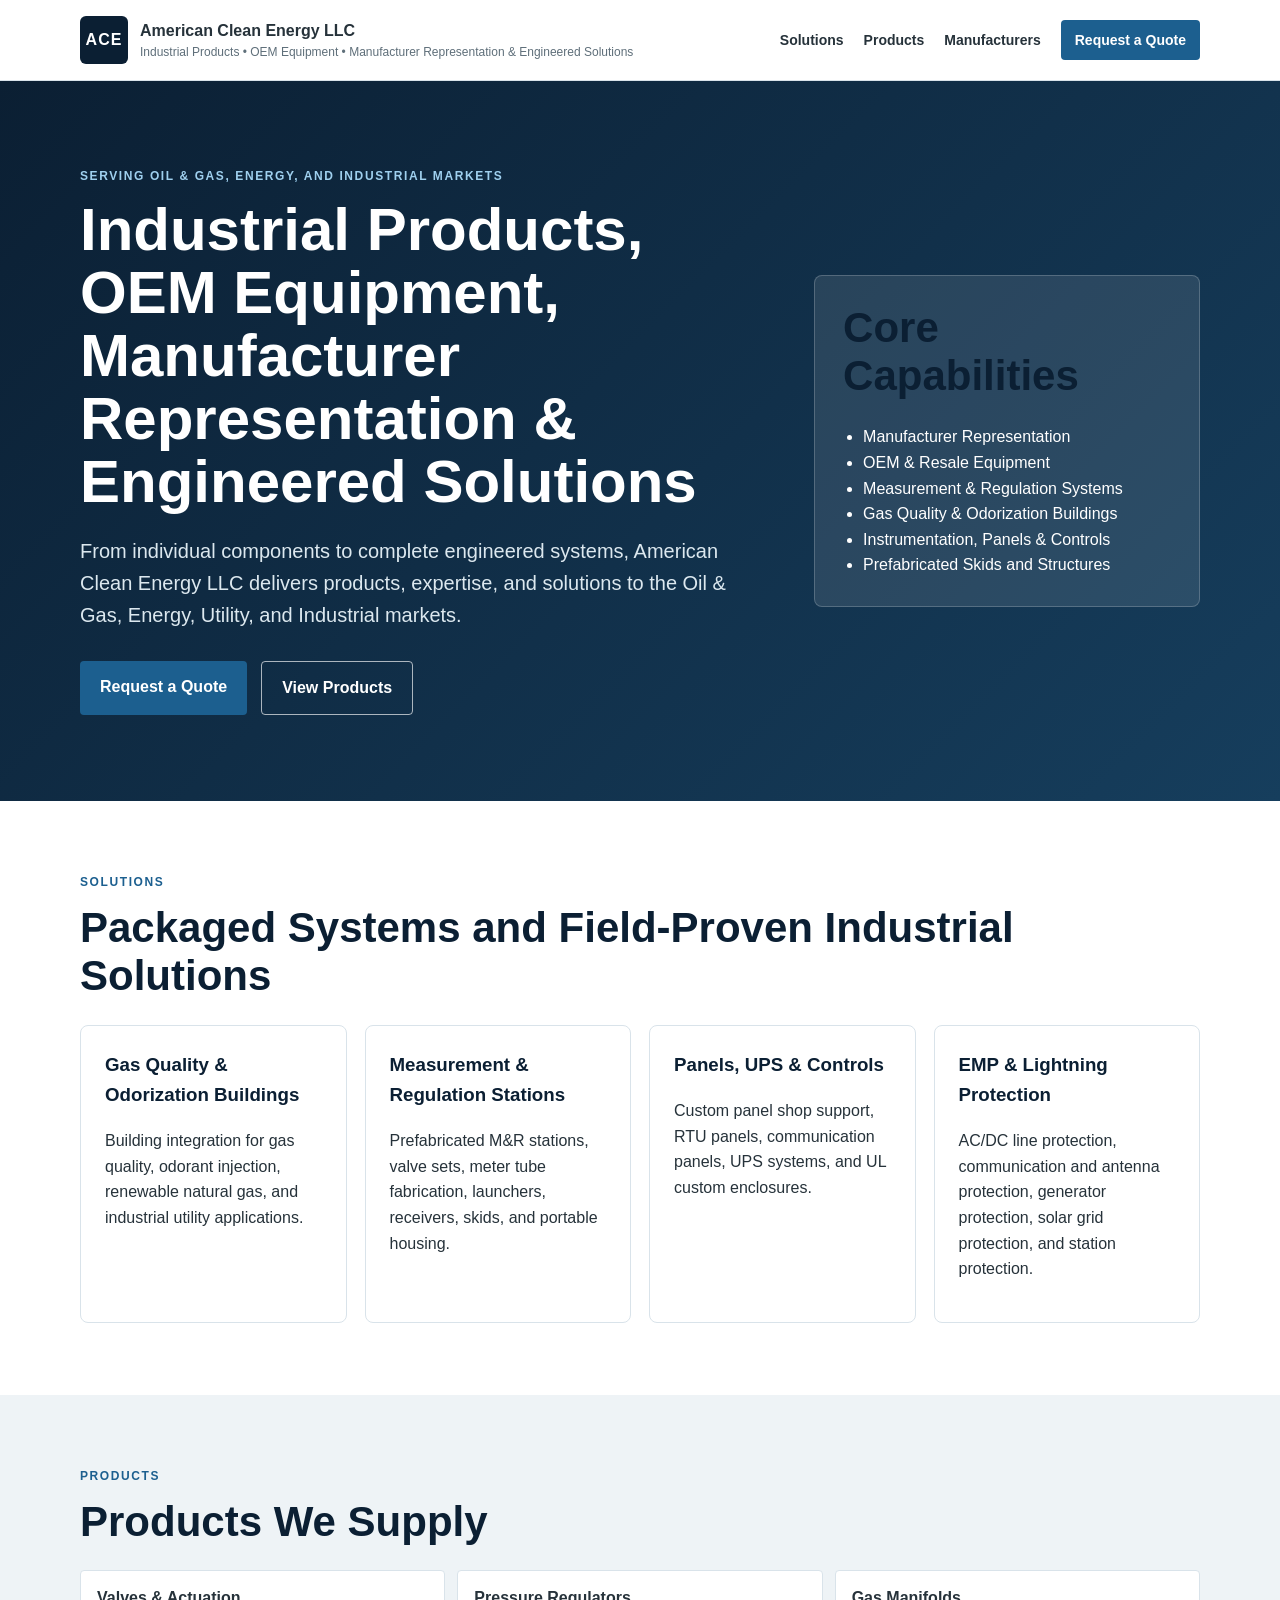
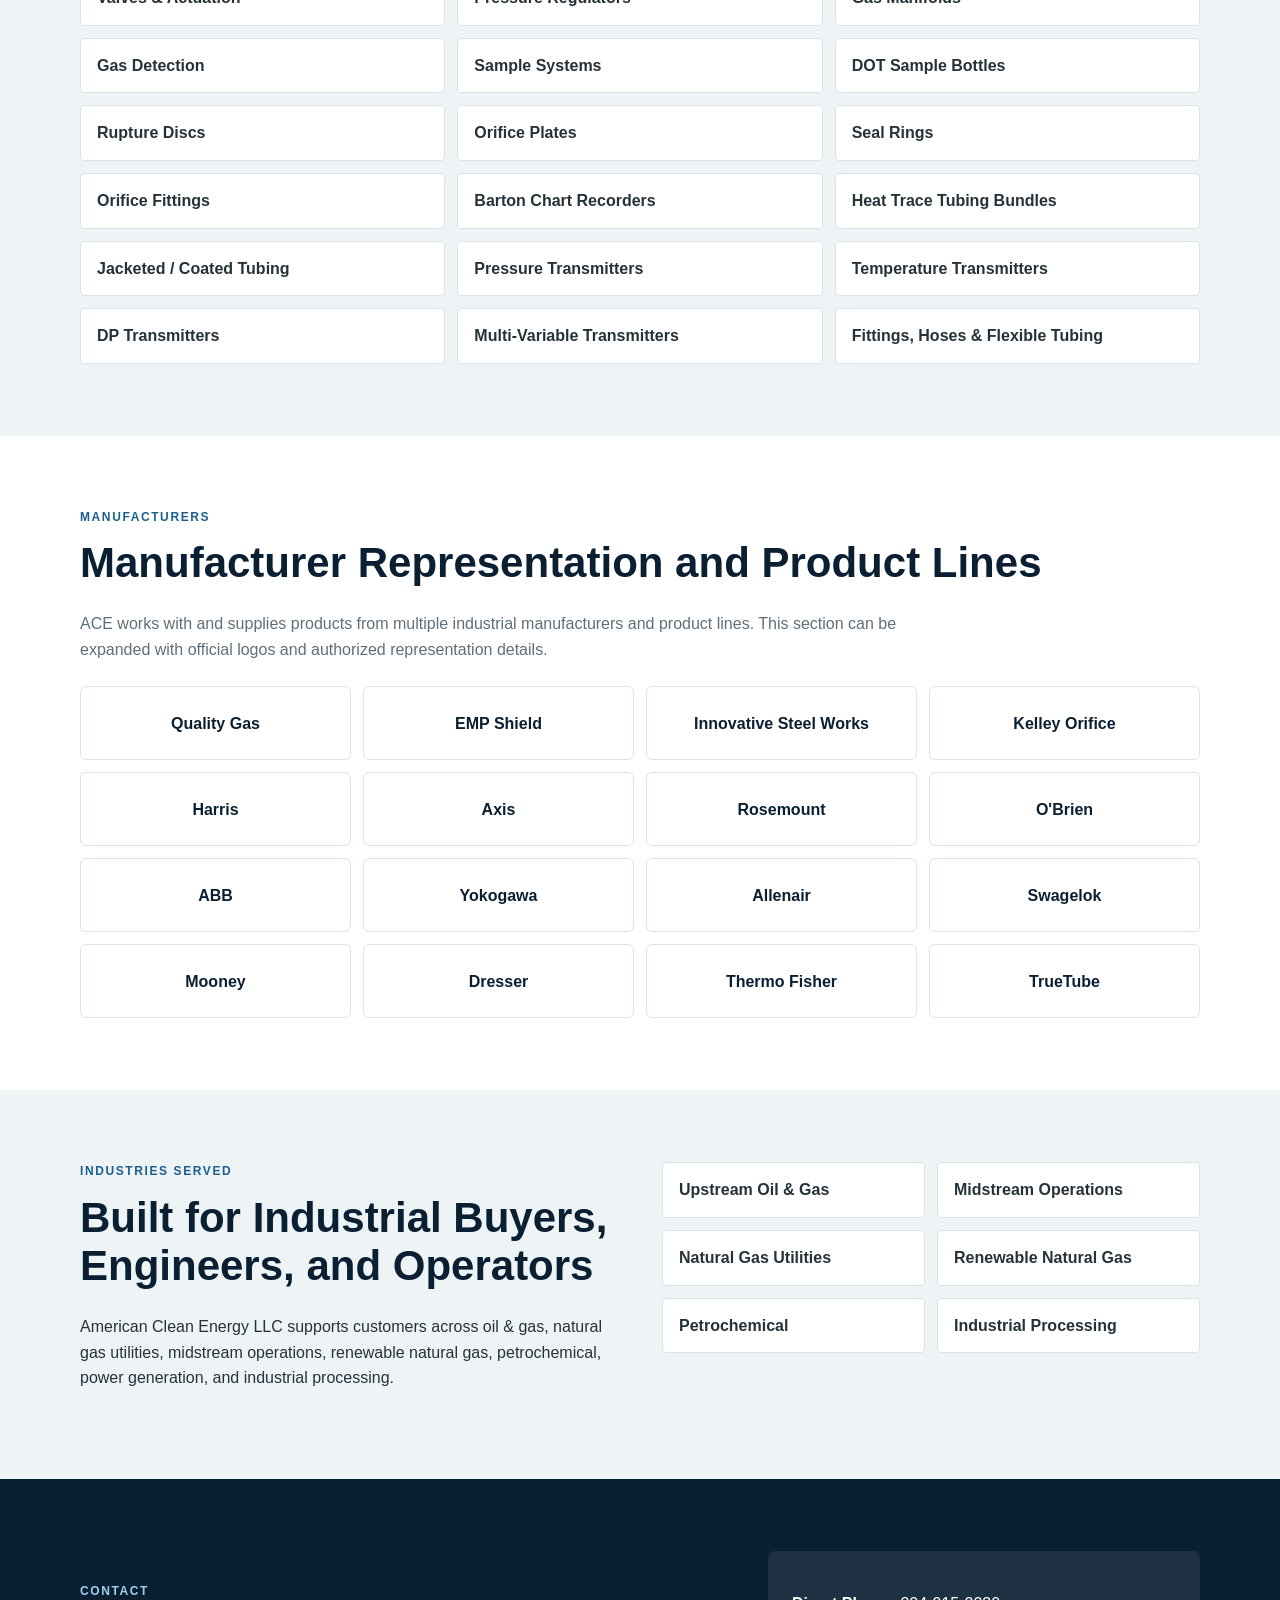
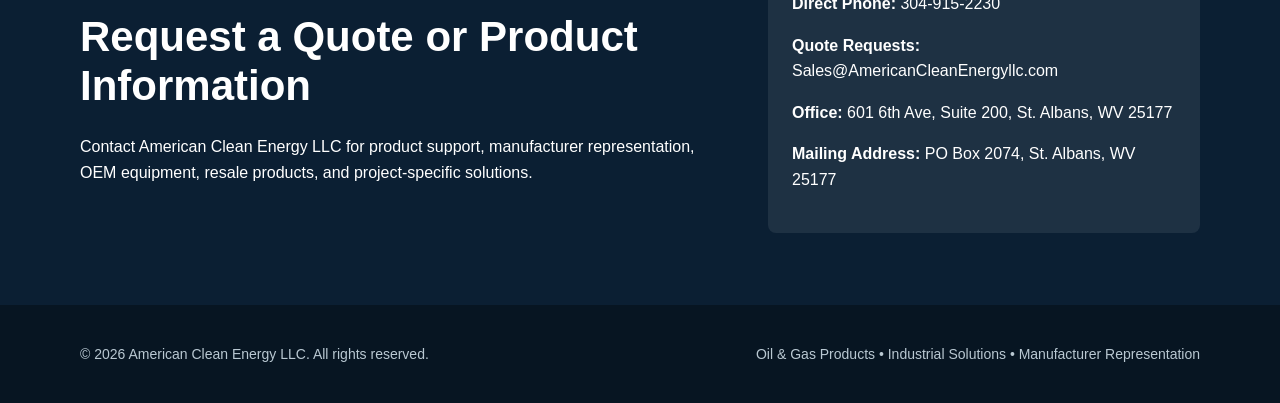
<file: ace_site/index.html>
<!DOCTYPE html>
<html lang="en">
<head>
  <meta charset="UTF-8" />
  <meta name="viewport" content="width=device-width, initial-scale=1.0" />
  <title>American Clean Energy LLC | Oil & Gas Products and Services</title>
  <meta name="description" content="American Clean Energy LLC provides OEM equipment, manufacturer representation, resale products, and technical solutions for the oil and gas, energy, and industrial markets." />
  <link rel="stylesheet" href="styles.css" />
</head>
<body>
  <header class="site-header">
    <div class="container nav-wrap">
      <div class="brand">
        <span class="brand-mark">ACE</span>
        <div>
          <strong>American Clean Energy LLC</strong>
         <small>Industrial Products • OEM Equipment • Manufacturer Representation & Engineered Solutions</small>
        </div>
      </div>
      <nav>
        <a href="#solutions">Solutions</a>
        <a href="#products">Products</a>
        <a href="#manufacturers">Manufacturers</a>
        <a href="#contact" class="btn small">Request a Quote</a>
      </nav>
    </div>
  </header>

  <main>
    <section class="hero">
      <div class="container hero-grid">
        <div>
          <p class="eyebrow">Serving Oil & Gas, Energy, and Industrial Markets</p>
          <h1>Industrial Products, OEM Equipment, Manufacturer Representation & Engineered Solutions</h1>
          <p class="lead">From individual components to complete engineered systems, American Clean Energy LLC delivers products, expertise, and solutions to the Oil & Gas, Energy, Utility, and Industrial markets.</p>
          <div class="hero-actions">
            <a href="#contact" class="btn">Request a Quote</a>
            <a href="#products" class="btn secondary">View Products</a>
          </div>
        </div>
        <div class="hero-card">
          <h2>Core Capabilities</h2>
          <ul>
            <li>Manufacturer Representation</li>
            <li>OEM & Resale Equipment</li>
            <li>Measurement & Regulation Systems</li>
            <li>Gas Quality & Odorization Buildings</li>
            <li>Instrumentation, Panels & Controls</li>
            <li>Prefabricated Skids and Structures</li>
          </ul>
        </div>
      </div>
    </section>

    <section id="solutions" class="section">
      <div class="container">
        <p class="eyebrow">Solutions</p>
        <h2>Packaged Systems and Field-Proven Industrial Solutions</h2>
        <div class="cards">
          <article><h3>Gas Quality & Odorization Buildings</h3><p>Building integration for gas quality, odorant injection, renewable natural gas, and industrial utility applications.</p></article>
          <article><h3>Measurement & Regulation Stations</h3><p>Prefabricated M&R stations, valve sets, meter tube fabrication, launchers, receivers, skids, and portable housing.</p></article>
          <article><h3>Panels, UPS & Controls</h3><p>Custom panel shop support, RTU panels, communication panels, UPS systems, and UL custom enclosures.</p></article>
          <article><h3>EMP & Lightning Protection</h3><p>AC/DC line protection, communication and antenna protection, generator protection, solar grid protection, and station protection.</p></article>
        </div>
      </div>
    </section>

    <section id="products" class="section alt">
      <div class="container">
        <p class="eyebrow">Products</p>
        <h2>Products We Supply</h2>
        <div class="product-grid">
          <span>Valves & Actuation</span>
          <span>Pressure Regulators</span>
          <span>Gas Manifolds</span>
          <span>Gas Detection</span>
          <span>Sample Systems</span>
          <span>DOT Sample Bottles</span>
          <span>Rupture Discs</span>
          <span>Orifice Plates</span>
          <span>Seal Rings</span>
          <span>Orifice Fittings</span>
          <span>Barton Chart Recorders</span>
          <span>Heat Trace Tubing Bundles</span>
          <span>Jacketed / Coated Tubing</span>
          <span>Pressure Transmitters</span>
          <span>Temperature Transmitters</span>
          <span>DP Transmitters</span>
          <span>Multi-Variable Transmitters</span>
          <span>Fittings, Hoses & Flexible Tubing</span>
        </div>
      </div>
    </section>

    <section id="manufacturers" class="section">
      <div class="container">
        <p class="eyebrow">Manufacturers</p>
        <h2>Manufacturer Representation and Product Lines</h2>
        <p class="section-intro">ACE works with and supplies products from multiple industrial manufacturers and product lines. This section can be expanded with official logos and authorized representation details.</p>
        <div class="logo-grid">
          <div>Quality Gas</div><div>EMP Shield</div><div>Innovative Steel Works</div><div>Kelley Orifice</div>
          <div>Harris</div><div>Axis</div><div>Rosemount</div><div>O'Brien</div>
          <div>ABB</div><div>Yokogawa</div><div>Allenair</div><div>Swagelok</div>
          <div>Mooney</div><div>Dresser</div><div>Thermo Fisher</div><div>TrueTube</div>
        </div>
      </div>
    </section>

    <section class="section alt">
      <div class="container split">
        <div>
          <p class="eyebrow">Industries Served</p>
          <h2>Built for Industrial Buyers, Engineers, and Operators</h2>
          <p>American Clean Energy LLC supports customers across oil & gas, natural gas utilities, midstream operations, renewable natural gas, petrochemical, power generation, and industrial processing.</p>
        </div>
        <div class="industry-list">
          <span>Upstream Oil & Gas</span>
          <span>Midstream Operations</span>
          <span>Natural Gas Utilities</span>
          <span>Renewable Natural Gas</span>
          <span>Petrochemical</span>
          <span>Industrial Processing</span>
        </div>
      </div>
    </section>

    <section id="contact" class="section contact">
      <div class="container contact-box">
        <div>
          <p class="eyebrow">Contact</p>
          <h2>Request a Quote or Product Information</h2>
          <p>Contact American Clean Energy LLC for product support, manufacturer representation, OEM equipment, resale products, and project-specific solutions.</p>
        </div>
        <div class="contact-details">
         <p><strong>Direct Phone:</strong> <a href="tel:13049152230">304-915-2230</a></p>
         <p><strong>Quote Requests:</strong> <a href="mailto:Sales@AmericanCleanEnergyllc.com">Sales@AmericanCleanEnergyllc.com</a></p>
         <p><strong>Office:</strong> 601 6th Ave, Suite 200, St. Albans, WV 25177</p>
<p><strong>Mailing Address:</strong> PO Box 2074, St. Albans, WV 25177</p>
        </div>
      </div>
    </section>
  </main>

  <footer>
    <div class="container footer-wrap">
      <p>&copy; 2026 American Clean Energy LLC. All rights reserved.</p>
      <p>Oil & Gas Products • Industrial Solutions • Manufacturer Representation</p>
    </div>
  </footer>
</body>
</html>
</file>
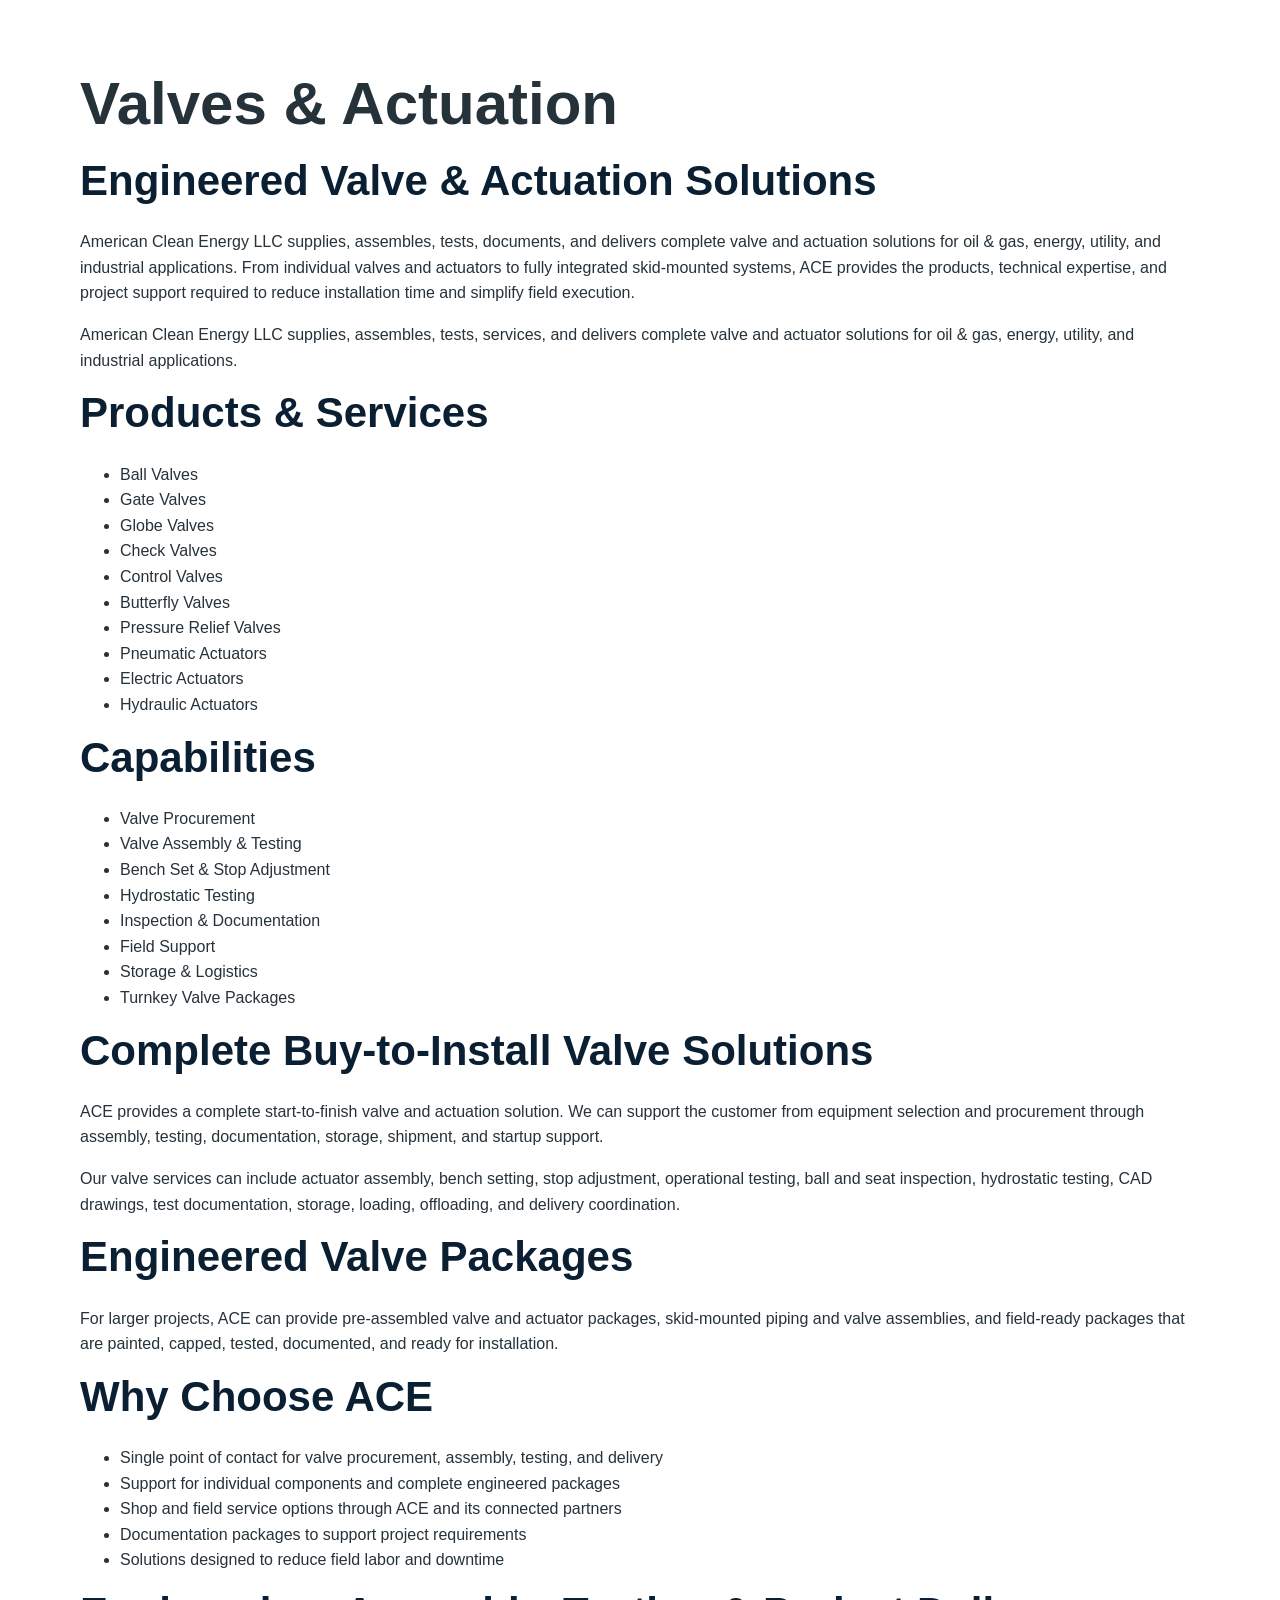
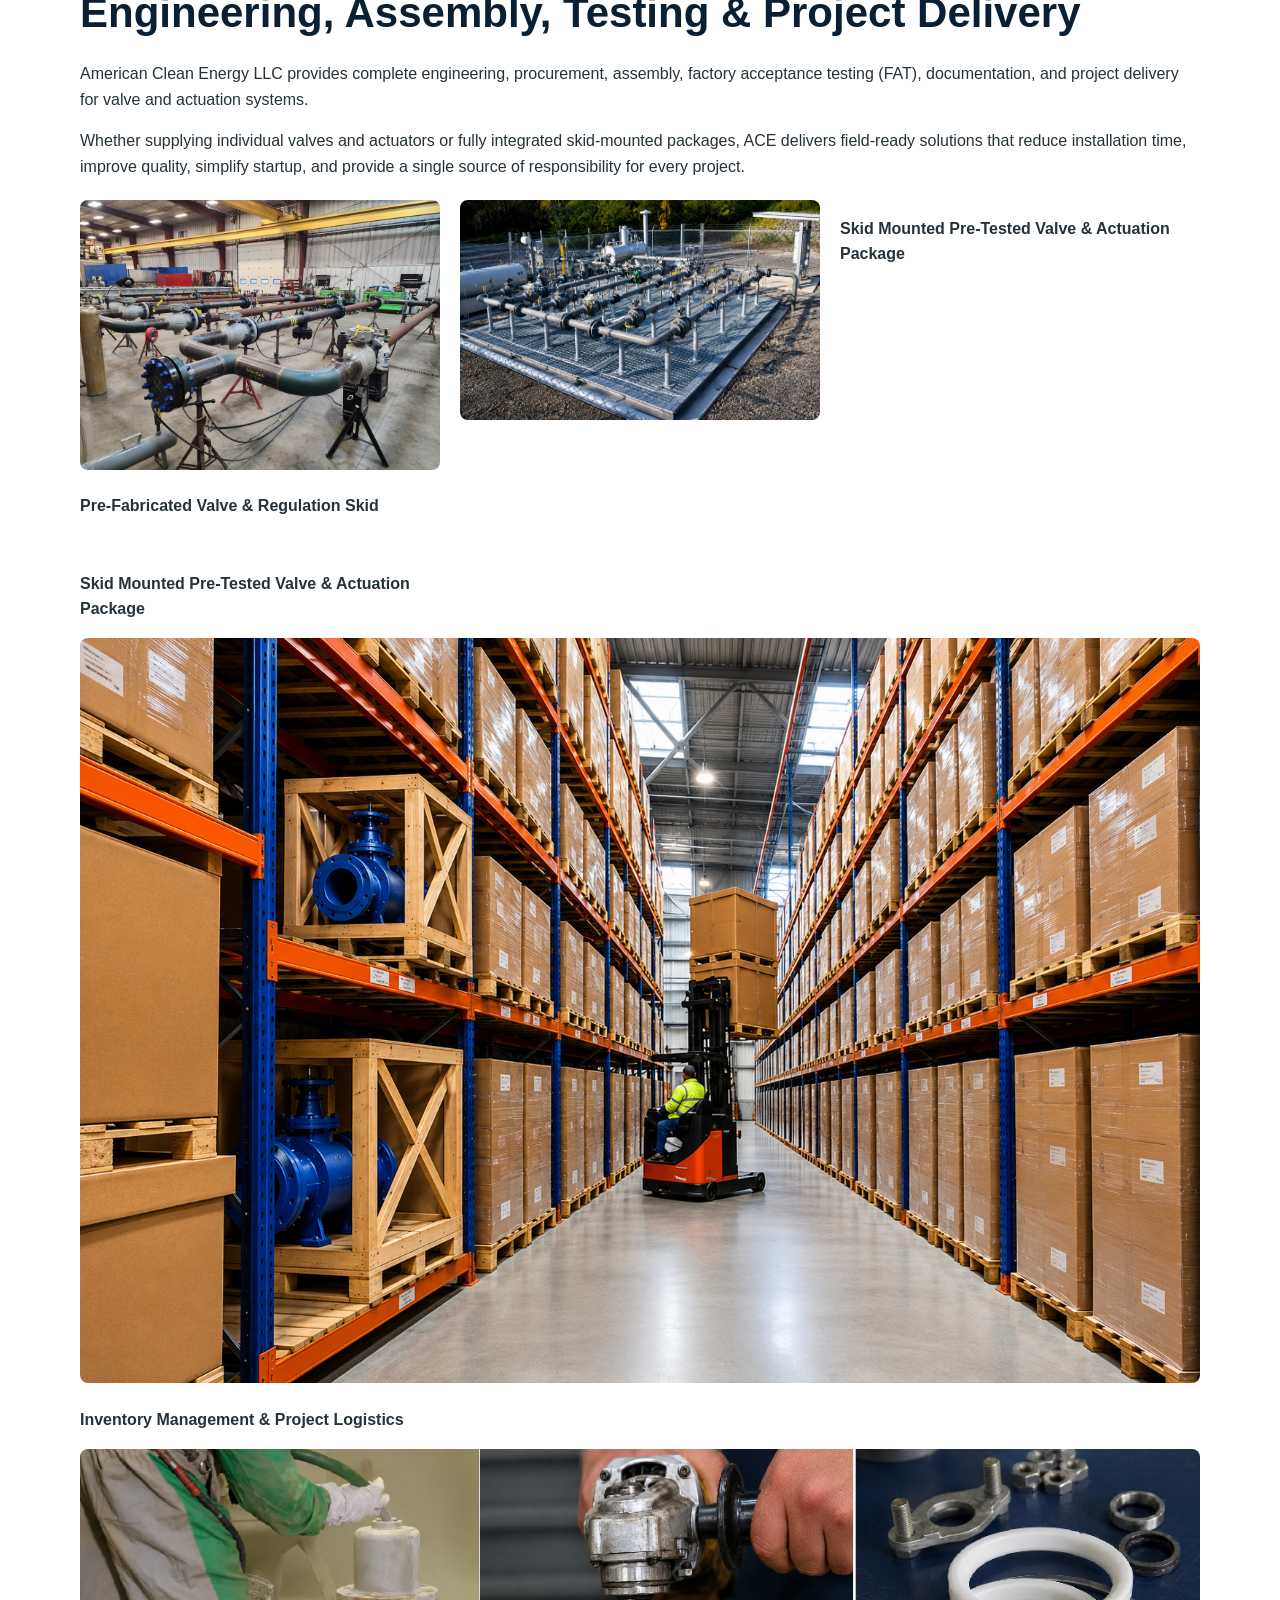
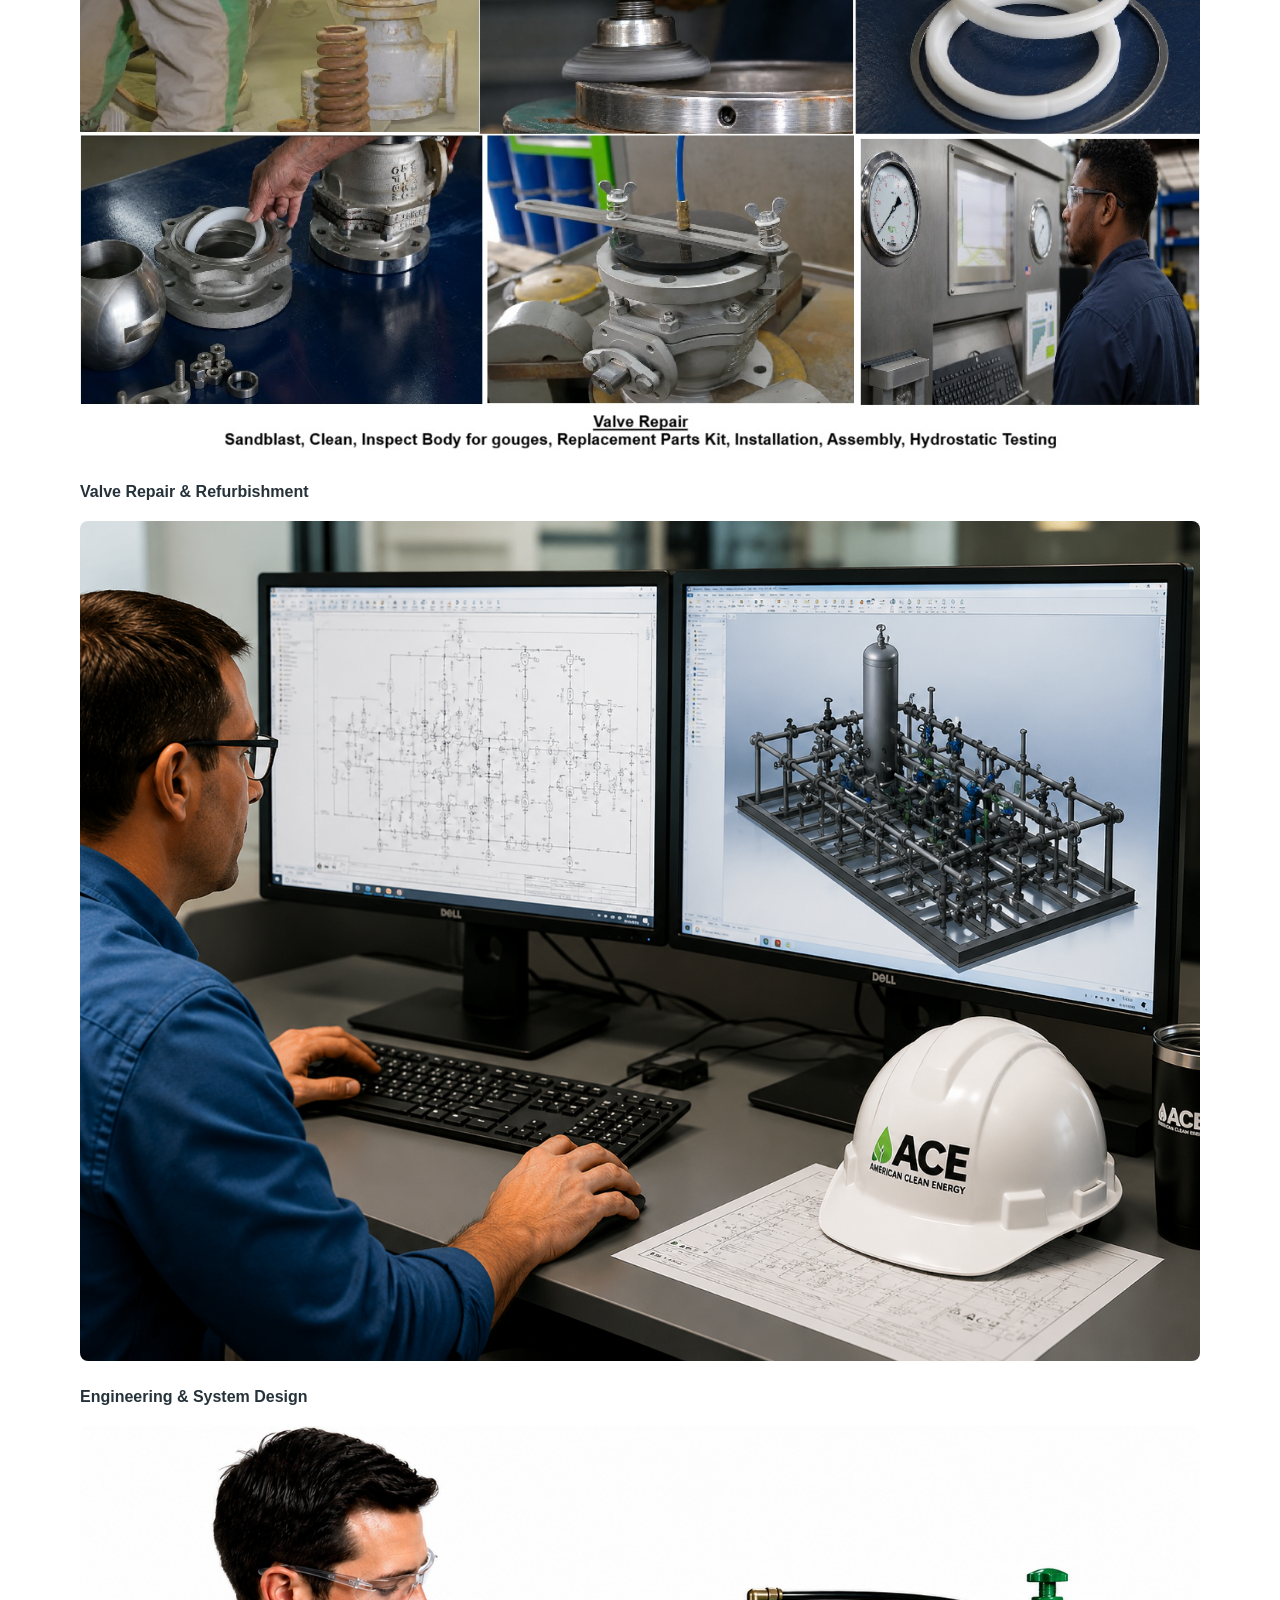
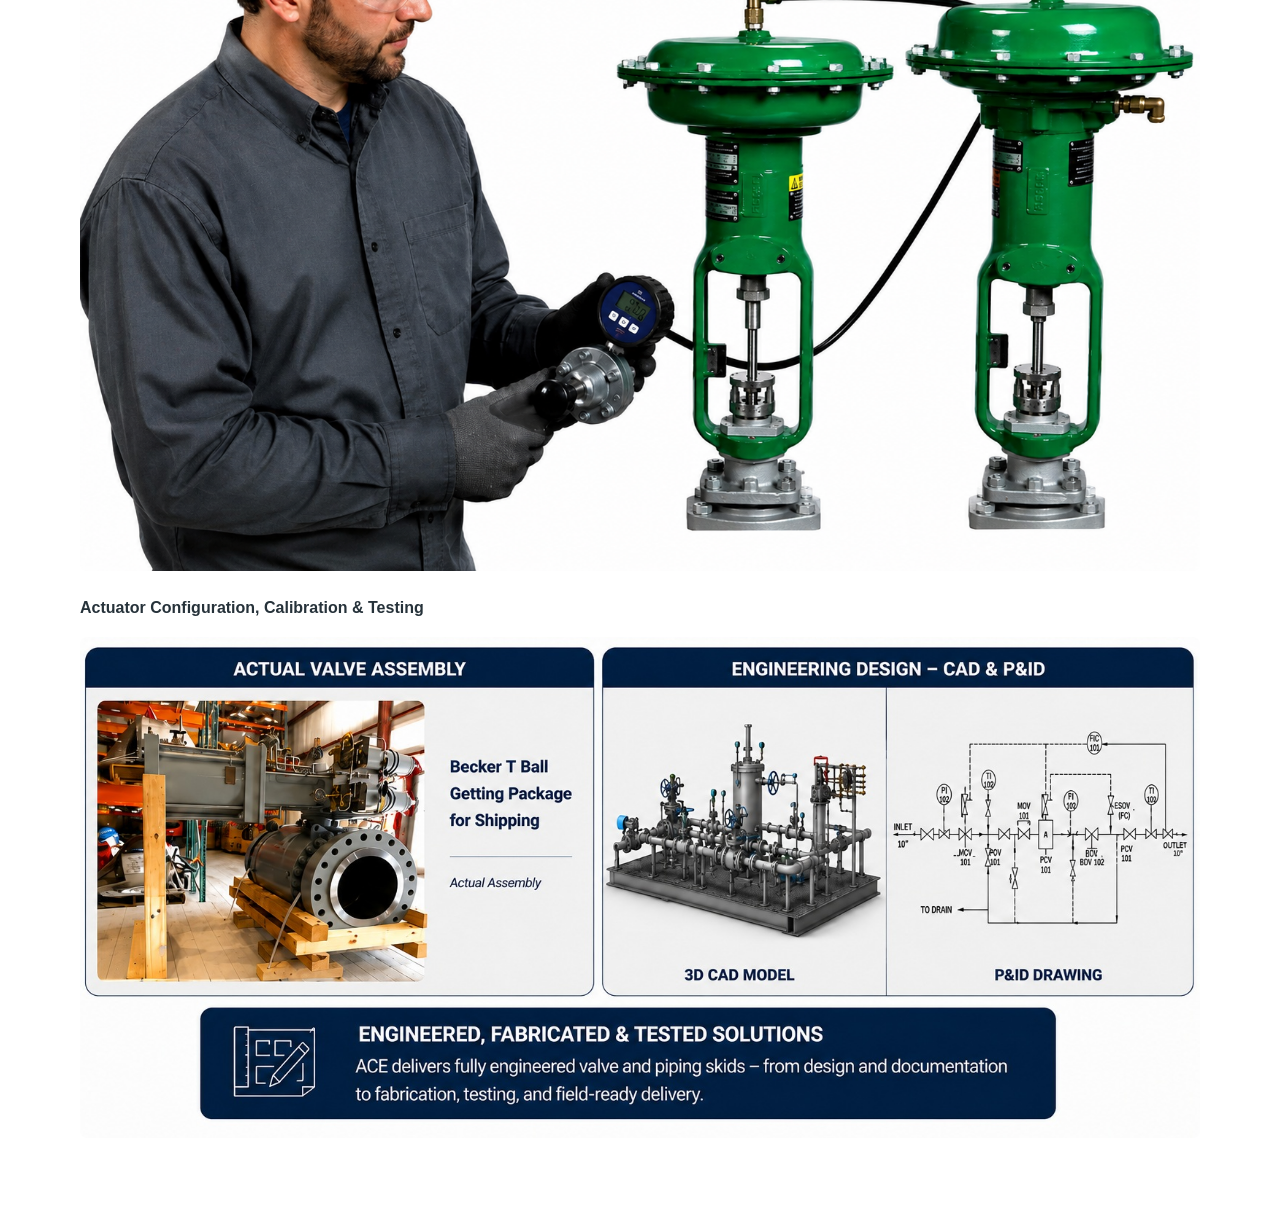
<file: ace_site/valves-actuation.html>
<!DOCTYPE html>
<html lang="en">
<head>
<meta charset="UTF-8">
<meta name="viewport" content="width=device-width, initial-scale=1.0">
<title>Valves & Actuation | American Clean Energy LLC</title>
<link rel="stylesheet" href="styles.css">
</head>

<body>

<section class="section">
<div class="container">

<h1>Valves & Actuation</h1>
<h2>Engineered Valve & Actuation Solutions</h2>

<p>
American Clean Energy LLC supplies, assembles, tests, documents, and delivers complete valve and actuation solutions for oil & gas, energy, utility, and industrial applications. From individual valves and actuators to fully integrated skid-mounted systems, ACE provides the products, technical expertise, and project support required to reduce installation time and simplify field execution.
</p>
<p>
American Clean Energy LLC supplies, assembles, tests, services, and delivers complete valve and actuator solutions for oil & gas, energy, utility, and industrial applications.
</p>

<h2>Products & Services</h2>

<ul>
<li>Ball Valves</li>
<li>Gate Valves</li>
<li>Globe Valves</li>
<li>Check Valves</li>
<li>Control Valves</li>
<li>Butterfly Valves</li>
<li>Pressure Relief Valves</li>
<li>Pneumatic Actuators</li>
<li>Electric Actuators</li>
<li>Hydraulic Actuators</li>
</ul>

<h2>Capabilities</h2>

<ul>
<li>Valve Procurement</li>
<li>Valve Assembly & Testing</li>
<li>Bench Set & Stop Adjustment</li>
<li>Hydrostatic Testing</li>
<li>Inspection & Documentation</li>
<li>Field Support</li>
<li>Storage & Logistics</li>
<li>Turnkey Valve Packages</li>
</ul>

<h2>Complete Buy-to-Install Valve Solutions</h2>

<p>
ACE provides a complete start-to-finish valve and actuation solution. We can support the customer from equipment selection and procurement through assembly, testing, documentation, storage, shipment, and startup support.
</p>

<p>
Our valve services can include actuator assembly, bench setting, stop adjustment, operational testing, ball and seat inspection, hydrostatic testing, CAD drawings, test documentation, storage, loading, offloading, and delivery coordination.
</p>

<h2>Engineered Valve Packages</h2>

<p>
For larger projects, ACE can provide pre-assembled valve and actuator packages, skid-mounted piping and valve assemblies, and field-ready packages that are painted, capped, tested, documented, and ready for installation.
</p>

<h2>Why Choose ACE</h2>

<ul>
<li>Single point of contact for valve procurement, assembly, testing, and delivery</li>
<li>Support for individual components and complete engineered packages</li>
<li>Shop and field service options through ACE and its connected partners</li>
<li>Documentation packages to support project requirements</li>
<li>Solutions designed to reduce field labor and downtime</li>
</ul>


<h2>Engineering, Assembly, Testing & Project Delivery</h2>

<p>American Clean Energy LLC provides complete engineering, procurement, assembly, factory acceptance testing (FAT), documentation, and project delivery for valve and actuation systems.</p>

<p>Whether supplying individual valves and actuators or fully integrated skid-mounted packages, ACE delivers field-ready solutions that reduce installation time, improve quality, simplify startup, and provide a single source of responsibility for every project.</p>

<div style="display:grid;grid-template-columns:repeat(auto-fit,minmax(300px,1fr));gap:20px;margin-top:20px;">

<div>
<img src="20240228_082414.jpg" alt="Pre-Fabricated Valve and Regulation Skid" style="width:100%;border-radius:8px;">
<p><strong>Pre-Fabricated Valve &amp; Regulation Skid</strong></p>
</div>

<img src="Skid Mounted Pre Tested Valve and Actuation 3.jpg" alt="Skid Mounted Pre-Tested Valve &amp; Actuation Package" style="width:100%;border-radius:8px;">
<p><strong>Skid Mounted Pre-Tested Valve &amp; Actuation Package</strong></p>
<p><strong>Skid Mounted Pre-Tested Valve &amp; Actuation Package</strong></p>
</div>

<div>
<img src="Valve and Actuation Storage.jpg" alt="Inventory Management and Project Logistics" style="width:100%;border-radius:8px;">
<p><strong>Inventory Management &amp; Project Logistics</strong></p>
</div>

<div>
<img src="Valve Repair.jpg" alt="Valve Repair and Refurbishment" style="width:100%;border-radius:8px;">
<p><strong>Valve Repair &amp; Refurbishment</strong></p>
</div>

<div>
<img src="CAD PNID.jpg" alt="Engineering and System Design" style="width:100%;border-radius:8px;">
<p><strong>Engineering &amp; System Design</strong></p>
</div>

<div>
<img src="Setting Bench Stops.jpg" alt="Actuator Configuration Calibration and Testing" style="width:100%;border-radius:8px;">
<p><strong>Actuator Configuration, Calibration &amp; Testing</strong></p>
</div>

<div style="grid-column:1 / -1;">
<img src="ACEVALVE&ActuationOffering1.jpg" alt="Complete Engineered Valve and Actuation Solutions" style="width:100%;border-radius:8px;">
</div>

</div>
</section>
</body>

</html>
</file>
<file: ace_site/styles.css>
:root {
  --navy: #0b1f33;
  --blue: #1c5f8f;
  --steel: #eef3f6;
  --text: #26323a;
  --muted: #5f6f7a;
  --white: #ffffff;
  --border: #d9e3ea;
}

* { box-sizing: border-box; }
html { scroll-behavior: smooth; }
body {
  margin: 0;
  font-family: Arial, Helvetica, sans-serif;
  color: var(--text);
  line-height: 1.6;
  background: var(--white);
}
a { color: inherit; text-decoration: none; }
.container { width: min(1120px, calc(100% - 40px)); margin: 0 auto; }
.site-header { position: sticky; top: 0; z-index: 10; background: rgba(255,255,255,.96); border-bottom: 1px solid var(--border); }
.nav-wrap { display: flex; justify-content: space-between; align-items: center; padding: 16px 0; gap: 24px; }
.brand { display: flex; align-items: center; gap: 12px; }
.brand-mark { display: inline-grid; place-items: center; width: 48px; height: 48px; background: var(--navy); color: var(--white); font-weight: 800; border-radius: 6px; letter-spacing: 1px; }
.brand small { display: block; color: var(--muted); font-size: 12px; }
nav { display: flex; align-items: center; gap: 20px; font-weight: 700; font-size: 14px; }
.btn { display: inline-block; background: var(--blue); color: var(--white); padding: 13px 20px; border-radius: 4px; font-weight: 800; }
.btn.secondary { background: transparent; color: var(--white); border: 1px solid rgba(255,255,255,.65); }
.btn.small { padding: 9px 14px; }
.hero { background: linear-gradient(135deg, var(--navy), #163e5d); color: var(--white); padding: 86px 0; }
.hero-grid { display: grid; grid-template-columns: 1.6fr .9fr; gap: 48px; align-items: center; }
.eyebrow { text-transform: uppercase; letter-spacing: 1.6px; font-size: 12px; font-weight: 800; color: var(--blue); margin: 0 0 12px; }
.hero .eyebrow { color: #9fd0ef; }
h1 { font-size: clamp(36px, 5vw, 60px); line-height: 1.05; margin: 0 0 22px; }
.lead { font-size: 20px; color: #dce8ef; max-width: 780px; }
.hero-actions { display: flex; gap: 14px; flex-wrap: wrap; margin-top: 30px; }
.hero-card { background: rgba(255,255,255,.1); border: 1px solid rgba(255,255,255,.2); padding: 28px; border-radius: 8px; }
.hero-card h2 { margin-top: 0; }
.hero-card ul { padding-left: 20px; margin-bottom: 0; }
.section { padding: 72px 0; }
.section.alt { background: var(--steel); }
h2 { font-size: clamp(28px, 4vw, 42px); line-height: 1.15; margin: 0 0 24px; color: var(--navy); }
h3 { color: var(--navy); margin-top: 0; }
.cards { display: grid; grid-template-columns: repeat(4, 1fr); gap: 18px; }
.cards article { border: 1px solid var(--border); padding: 24px; border-radius: 8px; background: var(--white); }
.product-grid, .logo-grid, .industry-list { display: grid; gap: 12px; }
.product-grid { grid-template-columns: repeat(3, 1fr); }
.product-grid span, .industry-list span { background: var(--white); border: 1px solid var(--border); padding: 14px 16px; border-radius: 4px; font-weight: 700; }
.logo-grid { grid-template-columns: repeat(4, 1fr); margin-top: 24px; }
.logo-grid div { border: 1px solid var(--border); border-radius: 6px; min-height: 74px; display: grid; place-items: center; font-weight: 800; color: var(--navy); background: var(--white); text-align: center; padding: 12px; }
.section-intro { max-width: 850px; color: var(--muted); }
.split { display: grid; grid-template-columns: 1fr 1fr; gap: 44px; align-items: start; }
.industry-list { grid-template-columns: repeat(2, 1fr); }
.contact { background: var(--navy); color: var(--white); }
.contact h2 { color: var(--white); }
.contact .eyebrow { color: #9fd0ef; }
.contact-box { display: grid; grid-template-columns: 1.2fr .8fr; gap: 40px; align-items: center; }
.contact-details { background: rgba(255,255,255,.08); padding: 24px; border-radius: 8px; }
footer { background: #071522; color: #b9c8d2; padding: 24px 0; font-size: 14px; }
.footer-wrap { display: flex; justify-content: space-between; gap: 20px; flex-wrap: wrap; }

@media (max-width: 900px) {
  .nav-wrap, nav { flex-direction: column; align-items: flex-start; }
  .hero-grid, .split, .contact-box { grid-template-columns: 1fr; }
  .cards { grid-template-columns: repeat(2, 1fr); }
  .product-grid, .logo-grid { grid-template-columns: repeat(2, 1fr); }
}
@media (max-width: 560px) {
  .cards, .product-grid, .logo-grid, .industry-list { grid-template-columns: 1fr; }
  .container { width: min(100% - 28px, 1120px); }
}
</file>
